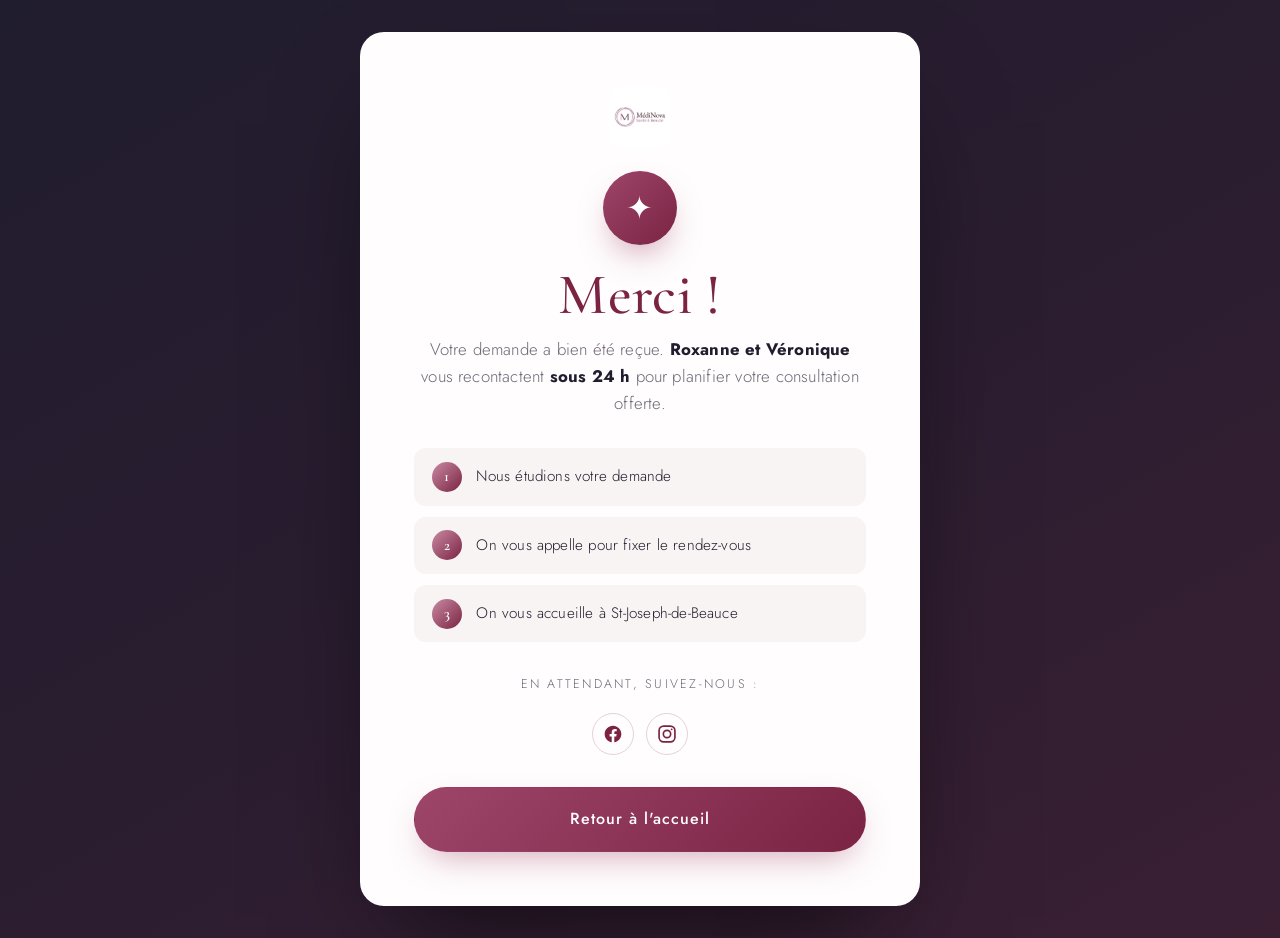
<file: merci.html>
<!DOCTYPE html>
<html lang="fr-CA">
<head>
<meta charset="UTF-8" />
<meta name="viewport" content="width=device-width, initial-scale=1.0" />
<meta name="robots" content="noindex, nofollow" />
<title>Merci — MédiNova Santé &amp; Beauté</title>
<link rel="preconnect" href="https://fonts.googleapis.com" />
<link rel="preconnect" href="https://fonts.gstatic.com" crossorigin />
<link href="https://fonts.googleapis.com/css2?family=Cormorant+Garamond:ital,wght@0,500;0,600;1,400&family=Jost:wght@300;400;500;600&display=swap" rel="stylesheet" />
<link rel="icon" href="assets/logo.jpg" />
<link rel="stylesheet" href="styles.css" />
</head>
<body class="thanks-page">

<div class="thanks">
  <div class="thanks__card">
    <img src="assets/logo.jpg" alt="MédiNova Santé & Beauté" class="thanks__logo" />
    <div class="thanks__check">✦</div>
    <h1>Merci&nbsp;!</h1>
    <p class="thanks__lead">Votre demande a bien été reçue. <strong>Roxanne et Véronique</strong> vous recontactent <strong>sous 24&nbsp;h</strong> pour planifier votre consultation offerte.</p>

    <div class="thanks__steps">
      <div class="thanks__step"><span>1</span>Nous étudions votre demande</div>
      <div class="thanks__step"><span>2</span>On vous appelle pour fixer le rendez-vous</div>
      <div class="thanks__step"><span>3</span>On vous accueille à St-Joseph-de-Beauce</div>
    </div>

    <p class="thanks__follow">En attendant, suivez-nous&nbsp;:</p>
    <div class="socials thanks__socials">
      <a class="social" href="https://www.facebook.com/profile.php?id=61583262114677" target="_blank" rel="noopener" aria-label="Facebook">
        <svg viewBox="0 0 24 24" width="20" height="20" fill="currentColor" aria-hidden="true"><path d="M22 12.06C22 6.5 17.52 2 12 2S2 6.5 2 12.06c0 5 3.66 9.15 8.44 9.94v-7.03H7.9v-2.9h2.54V9.85c0-2.51 1.49-3.9 3.78-3.9 1.09 0 2.24.2 2.24.2v2.46h-1.26c-1.24 0-1.63.77-1.63 1.56v1.87h2.78l-.45 2.9h-2.33V22C18.34 21.21 22 17.06 22 12.06z"/></svg>
      </a>
      <a class="social" href="https://www.instagram.com/medinovasantebeaute/" target="_blank" rel="noopener" aria-label="Instagram">
        <svg viewBox="0 0 24 24" width="20" height="20" fill="none" stroke="currentColor" stroke-width="2" aria-hidden="true"><rect x="2.5" y="2.5" width="19" height="19" rx="5.5"/><circle cx="12" cy="12" r="4.4"/><circle cx="17.6" cy="6.4" r="1.1" fill="currentColor" stroke="none"/></svg>
      </a>
    </div>

    <a href="index.html" class="btn btn--gold btn--lg">Retour à l'accueil</a>
  </div>
</div>

</body>
</html>
</file>
<file: styles.css>
/* ============ BASE / TOKENS ============ */
:root{
  /* Palette officielle — extraite du logo MédiNova (prune / mauve / bordeaux + bleu nuit) */
  --noir:#201d2e;        /* bleu nuit prune (texte « MédiNova ») */
  --noir-2:#2c2840;
  --creme:#f8f4f3;       /* blanc cassé doux */
  --creme-2:#efe6e9;
  --sable:#e6d2da;       /* mauve très clair (bordures) */
  --or:#9e466a;          /* mauve / prune (accent principal) */
  --or-clair:#c98aa3;    /* mauve clair */
  --or-fonce:#7a2342;    /* bordeaux lie-de-vin (texte accent) */
  --taupe:#8a6f7a;
  --texte:#201d2e;
  --texte-doux:#6f6675;
  --blanc:#fffdfd;
  --sombre:linear-gradient(150deg,#201d2e 0%,#2a1d30 50%,#3a1f33 100%);
  --radius:18px;
  --ombre:0 30px 80px -30px rgba(32,29,46,.35);
  --t:cubic-bezier(.22,.61,.36,1);
}
*{margin:0;padding:0;box-sizing:border-box}
html{scroll-behavior:smooth;scroll-padding-top:90px}
body{
  font-family:'Jost',sans-serif;
  background:var(--creme);
  color:var(--texte);
  line-height:1.65;
  font-weight:300;
  overflow-x:hidden;
  -webkit-font-smoothing:antialiased;
}
h1,h2,h3,h4{font-family:'Cormorant Garamond',serif;font-weight:500;line-height:1.08;letter-spacing:.3px}
h1{font-size:clamp(2.8rem,6.5vw,5.6rem)}
h2{font-size:clamp(2rem,4.5vw,3.6rem)}
h2 em,h1 em{font-style:italic;color:var(--or-fonce)}
img{max-width:100%;display:block}
[hidden]{display:none!important}
a{text-decoration:none;color:inherit}
section{position:relative}
.eyebrow{
  font-family:'Jost',sans-serif;text-transform:uppercase;letter-spacing:.32em;
  font-size:.72rem;font-weight:500;color:var(--or-fonce);margin-bottom:1.1rem;
}
.eyebrow--light{color:var(--or-clair)}

/* ============ BOUTONS ============ */
.btn{
  display:inline-flex;align-items:center;justify-content:center;gap:.5em;
  font-family:'Jost',sans-serif;font-weight:500;letter-spacing:.06em;
  padding:.95em 1.9em;border-radius:999px;cursor:pointer;border:1px solid transparent;
  transition:transform .4s var(--t),box-shadow .4s var(--t),background .4s,color .4s;
  font-size:.92rem;
}
.btn--lg{padding:1.15em 2.4em;font-size:1rem}
.btn--gold{
  background:linear-gradient(135deg,var(--or),var(--or-fonce));
  color:#fff;box-shadow:0 14px 34px -12px rgba(158,70,106,.5);
}
.btn--gold:hover{transform:translateY(-3px);box-shadow:0 22px 44px -12px rgba(158,70,106,.72)}
.btn--ghost{border-color:rgba(255,255,255,.5);color:#fff}
.btn--ghost:hover{background:rgba(255,255,255,.12);transform:translateY(-3px)}
.btn--login{background:transparent;border:1px solid var(--or);color:var(--or-fonce);padding:.7em 1.3em;font-size:.85rem}
.btn--login:hover{background:var(--or);color:#fff;transform:translateY(-2px)}
.nav__links-pro{display:none}
.btn--outline{border-color:var(--or);color:var(--or-fonce)}
.btn--outline:hover{background:var(--or);color:#fff;transform:translateY(-3px)}
.link-gold{color:var(--or-fonce);font-weight:500;letter-spacing:.04em;border-bottom:1px solid var(--or);padding-bottom:3px;transition:.3s}
.link-gold:hover{letter-spacing:.1em}

/* ============ TOPBAR ============ */
.topbar{
  background:var(--noir);color:var(--creme);text-align:center;
  font-size:.78rem;letter-spacing:.18em;text-transform:uppercase;padding:.55rem 1rem;
}
.topbar__msg{opacity:.9}

/* ============ NAV ============ */
.nav{position:sticky;top:0;z-index:50;transition:.4s var(--t);
  background:rgba(248,244,243,.0);backdrop-filter:blur(0)}
.nav.scrolled{background:rgba(248,244,243,.85);backdrop-filter:blur(14px);box-shadow:0 8px 30px -20px rgba(0,0,0,.4)}
.nav__inner{max-width:1280px;margin:0 auto;padding:1rem 2rem;display:flex;align-items:center;justify-content:space-between;gap:1.5rem}
.brand{display:flex;align-items:center;gap:.7rem}
.brand__logo{height:58px;width:auto;display:block;border-radius:12px;background:#fff;box-shadow:0 8px 22px -10px rgba(32,29,46,.35)}
.nav.scrolled .brand__logo{box-shadow:0 4px 14px -8px rgba(32,29,46,.3)}
.nav:not(.scrolled) .nav__links a{color:rgba(255,255,255,.92)}
.nav:not(.scrolled) .btn--login{border-color:rgba(255,255,255,.5);color:#fff}
.nav:not(.scrolled) .btn--login:hover{background:rgba(255,255,255,.16);color:#fff}
.nav__socials{margin:0;gap:.4rem}
.nav__socials .social{width:60px;height:60px}
.nav__socials .social svg{width:36px;height:36px}
.nav.scrolled .nav__socials .social{border-color:var(--sable);color:var(--or-fonce)}
.nav:not(.scrolled) .nav__socials .social{border-color:rgba(255,255,255,.45);color:#fff}
.nav__socials .social:hover{background:linear-gradient(135deg,var(--or),var(--or-fonce));border-color:transparent;color:#fff;transform:translateY(-2px)}
@media(max-width:680px){ .nav__socials{display:none} }

/* Boutons de la nav : cachés en haut, révélés au défilement */
.nav__socials,.nav__login,.nav__cta{transition:opacity .45s var(--t),transform .45s var(--t),visibility .45s}
.lock-ic{transition:opacity .45s var(--t)}
.nav:not(.scrolled) .lock-ic{opacity:0}
.nav:not(.scrolled) .nav__socials,
.nav:not(.scrolled) .nav__login,
.nav:not(.scrolled) .nav__cta{opacity:0;visibility:hidden;transform:translateY(-8px);pointer-events:none}
.brand__mark{
  width:42px;height:42px;border-radius:50%;display:grid;place-items:center;
  background:linear-gradient(135deg,var(--or-clair),var(--or-fonce));
  color:#fff;font-family:'Cormorant Garamond',serif;font-size:1.5rem;font-weight:600;
}
.brand__name{font-family:'Cormorant Garamond',serif;font-size:1.35rem;font-weight:600;letter-spacing:.12em;line-height:1;display:flex;flex-direction:column}
.brand__name small{font-family:'Jost',sans-serif;font-size:.52rem;letter-spacing:.42em;font-weight:400;color:var(--or-fonce);margin-top:3px}
.nav__links{display:flex;gap:2rem}
.nav__links a{font-size:.9rem;letter-spacing:.04em;position:relative;color:var(--texte)}
.nav__links a::after{content:"";position:absolute;left:0;bottom:-6px;width:0;height:1px;background:var(--or);transition:.35s var(--t)}
.nav__links a:hover::after{width:100%}
.burger{display:none;flex-direction:column;gap:5px;background:none;border:none;cursor:pointer}
.burger span{width:26px;height:2px;background:var(--texte);transition:.3s}

/* ============ HERO ============ */
.hero{min-height:100vh;display:flex;flex-direction:column;justify-content:center;align-items:center;text-align:center;padding:5rem 2rem 4rem;color:#fff;position:relative;overflow:hidden}
.hero__bg{position:absolute;inset:0;z-index:-2;
  background:
    linear-gradient(150deg,rgba(32,29,46,.84) 0%,rgba(32,29,46,.62) 45%,rgba(122,35,66,.58) 100%),
    url("assets/hero.jpg") center/cover no-repeat;
}
.hero__bg::after{content:"";position:absolute;inset:0;
  background-image:url("data:image/svg+xml,%3Csvg xmlns='http://www.w3.org/2000/svg' width='60' height='60'%3E%3Cpath d='M0 0h60v60H0z' fill='none'/%3E%3Cpath d='M30 0v60M0 30h60' stroke='%23ffffff' stroke-opacity='.025'/%3E%3C/svg%3E");
}
.hero__content{max-width:880px;position:relative;z-index:1}
.hero h1{margin-bottom:1.6rem;text-shadow:0 2px 30px rgba(0,0,0,.3)}
.hero__sub{font-size:clamp(1rem,1.6vw,1.22rem);max-width:620px;margin:0 auto 2.4rem;color:rgba(255,255,255,.82);font-weight:300}
.hero__actions{display:flex;gap:1rem;justify-content:center;flex-wrap:wrap;margin-bottom:3.5rem}
.hero__trust{display:flex;gap:3rem;justify-content:center;flex-wrap:wrap}
.hero__trust div{display:flex;flex-direction:column}
.hero__trust strong{font-family:'Cormorant Garamond',serif;font-size:2.2rem;color:var(--or-clair);font-weight:600}
.hero__trust span{font-size:.78rem;letter-spacing:.14em;text-transform:uppercase;color:rgba(255,255,255,.65)}
.hero__scroll{position:absolute;bottom:1.8rem;left:50%;transform:translateX(-50%);font-size:.7rem;letter-spacing:.3em;text-transform:uppercase;color:rgba(255,255,255,.6)}
.hero__scroll::before{content:"";display:block;width:1px;height:42px;background:linear-gradient(rgba(255,255,255,.6),transparent);margin:0 auto .7rem;animation:scrollPulse 2s infinite}
@keyframes scrollPulse{0%,100%{opacity:.3;transform:scaleY(.7)}50%{opacity:1;transform:scaleY(1)}}

/* ============ LOGOS DEFILANTS ============ */
.logos{background:linear-gradient(90deg,var(--or-fonce),var(--or) 50%,var(--or-fonce));color:#fff;padding:1rem 0;overflow:hidden;border-top:1px solid rgba(255,255,255,.14);border-bottom:1px solid rgba(255,255,255,.14)}
.logos__track{display:flex;align-items:center;width:max-content;animation:scrollX 34s linear infinite;will-change:transform}
.logos__group{display:flex;align-items:center;gap:2.2rem;padding-right:2.2rem}
.logos:hover .logos__track{animation-play-state:paused}
.logos__item{font-family:'Cormorant Garamond',serif;font-size:1.5rem;font-style:italic;letter-spacing:.02em;white-space:nowrap;color:#fff}
.logos__dot{color:rgba(255,255,255,.6);font-size:.8rem}
.logos__logo{height:38px;border-radius:9px;background:#fff;padding:4px 8px;box-shadow:0 5px 14px rgba(0,0,0,.22);flex:none}
.logos__brand{font-family:'Cormorant Garamond',serif;font-weight:600;font-size:2.1rem;color:#fff;letter-spacing:.16em;white-space:nowrap;display:flex;align-items:center}
@keyframes scrollX{from{transform:translateX(-50%)}to{transform:translateX(0)}}

/* ============ CONTENEUR SECTIONS ============ */
.promise,.services,.expertise,.results,.testi,.steps,.pricing,.faq{padding:clamp(4.5rem,9vw,8rem) 2rem;max-width:1280px;margin:0 auto}
.section-head{text-align:center;max-width:680px;margin:0 auto 3.6rem}
.section-head__sub{color:var(--texte-doux);margin-top:1rem;font-size:1.05rem}

/* ============ PROMESSE ============ */
.promise__grid{display:grid;grid-template-columns:1.05fr .95fr;gap:clamp(2.5rem,5vw,5rem);align-items:center}
.promise__text h2{margin-bottom:1.4rem}
.promise__text>p{color:var(--texte-doux);margin-bottom:1.8rem;font-size:1.06rem}
.checklist{list-style:none;margin-bottom:2rem;display:grid;gap:.85rem}
.checklist li{position:relative;padding-left:2rem;color:var(--texte)}
.checklist li::before{content:"✦";position:absolute;left:0;color:var(--or);font-size:.9rem;top:2px}
.promise__cards{display:grid;grid-template-columns:1fr 1fr;gap:1.2rem}
.mini-card{background:var(--blanc);border:1px solid var(--sable);border-radius:var(--radius);padding:1.8rem 1.5rem;transition:.4s var(--t)}
.mini-card:hover{transform:translateY(-6px);box-shadow:var(--ombre);border-color:var(--or-clair)}
.mini-card__num{font-family:'Cormorant Garamond',serif;font-size:2rem;color:var(--or);font-weight:600}
.mini-card h3{font-size:1.5rem;margin:.4rem 0 .5rem}
.mini-card p{font-size:.92rem;color:var(--texte-doux)}

/* ============ SERVICES ============ */
.services__grid{display:grid;grid-template-columns:repeat(3,1fr);gap:1.4rem}
.service{background:var(--blanc);border:1px solid var(--sable);border-radius:var(--radius);transition:.45s var(--t);position:relative;overflow:hidden;display:flex;flex-direction:column}
.service__img{height:210px;background-size:cover;background-position:center;transition:.7s var(--t)}
.service:hover .service__img{transform:scale(1.07)}
.service__body{padding:1.9rem 1.8rem 2.1rem;display:flex;flex-direction:column;flex:1}
.service:hover{transform:translateY(-8px);box-shadow:var(--ombre);border-color:var(--or-clair)}
.service h3{font-size:1.7rem;margin-bottom:.7rem}
.service p{color:var(--texte-doux);font-size:.97rem;margin-bottom:1.4rem;flex:1}
.service__from{font-size:.82rem;letter-spacing:.12em;text-transform:uppercase;color:var(--or-fonce);font-weight:600}
.service__cta{margin-top:1rem;align-self:flex-start;font-size:.85rem;font-weight:500;letter-spacing:.04em;color:var(--or-fonce);border-bottom:1px solid transparent;padding-bottom:2px;transition:.3s var(--t)}
.service:hover .service__cta{border-color:var(--or)}
.service__cta:hover{letter-spacing:.08em}

/* ============ EXPERTISE ============ */
.expertise{max-width:none;background:var(--sombre);color:var(--creme)}
.expertise__inner{max-width:1280px;margin:0 auto;display:grid;grid-template-columns:1fr 1.05fr;gap:clamp(2.5rem,5vw,5rem);align-items:center}
.expertise__video{position:relative;width:100%;max-width:400px;margin:0 auto;aspect-ratio:9/16;border-radius:var(--radius);overflow:hidden;box-shadow:var(--ombre);border:1px solid rgba(158,70,106,.22);background:#201d2e}
.expertise__video iframe{position:absolute;inset:0;width:100%;height:100%;border:0}
.expertise__media{aspect-ratio:4/5;border-radius:var(--radius);
  background:url("assets/equipe.jpg") center/cover no-repeat;
  position:relative;overflow:hidden;border:1px solid rgba(158,70,106,.22);box-shadow:var(--ombre)}
.expertise__media::after{content:"";position:absolute;inset:0;background:linear-gradient(180deg,transparent 55%,rgba(32,29,46,.4))}
.expertise__text h2{margin-bottom:1.3rem}
.expertise__text>p{color:rgba(248,244,243,.7);margin-bottom:2.2rem;font-size:1.06rem}
.features{display:grid;grid-template-columns:1fr 1fr;gap:1.8rem}
.feature strong{font-family:'Cormorant Garamond',serif;font-size:1.4rem;color:var(--or-clair);display:block;margin-bottom:.3rem;font-weight:600}
.feature p{font-size:.92rem;color:rgba(248,244,243,.6)}

/* ============ RESULTATS / AVANT-APRES ============ */
.ba{position:relative;max-width:620px;margin:0 auto;aspect-ratio:5/4;border-radius:var(--radius);overflow:hidden;box-shadow:var(--ombre);cursor:ew-resize;user-select:none;border:1px solid var(--sable)}
.ba__img{position:absolute;inset:0;width:100%;height:100%;object-fit:cover;pointer-events:none}
.ba__before{position:absolute;inset:0;clip-path:inset(0 50% 0 0)}
.ba-real{max-width:880px;margin:0 auto;border-radius:var(--radius);overflow:hidden;box-shadow:var(--ombre);border:1px solid var(--sable)}
.ba-real img{width:100%;display:block}
.ba__handle{position:absolute;top:0;bottom:0;left:50%;width:3px;background:#fff;transform:translateX(-50%);box-shadow:0 0 20px rgba(0,0,0,.3)}
.ba__handle span{position:absolute;top:50%;left:50%;transform:translate(-50%,-50%);width:46px;height:46px;border-radius:50%;background:#fff;color:var(--or-fonce);display:grid;place-items:center;font-size:1.1rem;letter-spacing:-2px;box-shadow:0 6px 18px rgba(0,0,0,.25)}
.ba__tag{position:absolute;top:1rem;padding:.35rem .9rem;border-radius:999px;font-size:.72rem;letter-spacing:.14em;text-transform:uppercase;backdrop-filter:blur(6px)}
.ba__tag--before{left:1rem;background:rgba(0,0,0,.4);color:#fff}
.ba__tag--after{right:1rem;background:rgba(158,70,106,.92);color:#fff}
.results__stats{display:grid;grid-template-columns:repeat(4,1fr);gap:1.5rem;margin-top:4rem;text-align:center}
.results__stats strong{font-family:'Cormorant Garamond',serif;font-size:clamp(2.4rem,5vw,3.4rem);color:var(--or-fonce);font-weight:600;display:block}
.results__stats span{font-size:.82rem;letter-spacing:.1em;text-transform:uppercase;color:var(--texte-doux)}

/* ============ TEMOIGNAGES ============ */
.testi{background:var(--creme-2);max-width:none}
.testi .section-head,.testi__grid{max-width:1280px;margin-left:auto;margin-right:auto}
.testi__grid{display:grid;grid-template-columns:repeat(3,1fr);gap:1.4rem}
.quote{background:var(--blanc);border-radius:var(--radius);padding:2.2rem;border:1px solid var(--sable);transition:.4s var(--t)}
.quote:hover{transform:translateY(-6px);box-shadow:var(--ombre)}
.stars{color:var(--or);letter-spacing:3px;margin-bottom:1rem}
.quote blockquote{font-family:'Cormorant Garamond',serif;font-size:1.32rem;font-style:italic;line-height:1.4;margin-bottom:1.4rem;color:var(--texte)}
.quote figcaption strong{display:block;font-family:'Jost',sans-serif;font-size:.95rem;letter-spacing:.04em}
.quote figcaption span{font-size:.82rem;color:var(--or-fonce);letter-spacing:.06em}

/* ============ STEPS ============ */
.steps__line{display:grid;grid-template-columns:repeat(4,1fr);gap:1.5rem;position:relative}
.steps__line::before{content:"";position:absolute;top:28px;left:12%;right:12%;height:1px;background:linear-gradient(90deg,transparent,var(--or),transparent)}
.step{text-align:center;position:relative}
.step span{width:56px;height:56px;border-radius:50%;display:grid;place-items:center;margin:0 auto 1.2rem;background:var(--creme);border:1px solid var(--or);color:var(--or-fonce);font-family:'Cormorant Garamond',serif;font-size:1.6rem;font-weight:600;position:relative;z-index:1;cursor:default;transition:transform .45s var(--t),background .45s,color .45s,border-color .45s,box-shadow .45s}
.step span::after{content:"";position:absolute;inset:-4px;border-radius:50%;border:1px solid var(--or);opacity:0;pointer-events:none}
.step:hover span{background:linear-gradient(135deg,var(--or),var(--or-fonce));color:#fff;border-color:transparent;transform:translateY(-6px) scale(1.12);box-shadow:0 16px 32px -10px rgba(158,70,106,.6)}
.step:hover span::after{opacity:1;animation:stepPulse 1.5s ease-out infinite}
@keyframes stepPulse{0%{transform:scale(1);opacity:.6}100%{transform:scale(1.45);opacity:0}}
.step h3{font-size:1.45rem;margin-bottom:.4rem}
.step p{font-size:.92rem;color:var(--texte-doux)}

/* ============ TARIFS ============ */
.pricing__grid{display:grid;grid-template-columns:repeat(3,1fr);gap:1.6rem;align-items:stretch}
.plan{background:var(--blanc);border:1px solid var(--sable);border-radius:var(--radius);padding:2.6rem 2rem;display:flex;flex-direction:column;transition:.4s var(--t);position:relative}
.plan:hover{transform:translateY(-6px);box-shadow:var(--ombre)}
.plan--featured{background:var(--noir);color:var(--creme);border-color:var(--or);transform:scale(1.04)}
.plan--featured:hover{transform:scale(1.04) translateY(-6px)}
.plan__badge{position:absolute;top:-14px;left:50%;transform:translateX(-50%);background:linear-gradient(135deg,var(--or),var(--or-fonce));color:#fff;font-size:.72rem;letter-spacing:.14em;text-transform:uppercase;padding:.4rem 1.2rem;border-radius:999px;font-weight:500;white-space:nowrap}
.plan h3{font-size:1.9rem;margin-bottom:.4rem}
.plan__price{font-family:'Cormorant Garamond',serif;font-size:2.6rem;color:var(--or-fonce);font-weight:600;line-height:1}
.plan--featured .plan__price{color:var(--or-clair)}
.plan__desc{color:var(--texte-doux);font-size:.92rem;margin-bottom:1.6rem}
.plan--featured .plan__desc{color:rgba(248,244,243,.6)}
.plan ul{list-style:none;display:grid;gap:.8rem;margin-bottom:2rem;flex:1}
.plan li{position:relative;padding-left:1.7rem;font-size:.95rem}
.plan li::before{content:"✓";position:absolute;left:0;color:var(--or);font-weight:600}
.plan .btn{width:100%}

/* ============ FAQ ============ */
.faq{max-width:840px}
.faq__list{display:grid;gap:1rem}
.faq details{background:var(--blanc);border:1px solid var(--sable);border-radius:14px;padding:0 1.6rem;transition:.3s}
.faq details[open]{border-color:var(--or-clair);box-shadow:var(--ombre)}
.faq summary{cursor:pointer;list-style:none;padding:1.3rem 0;font-family:'Cormorant Garamond',serif;font-size:1.35rem;font-weight:500;display:flex;justify-content:space-between;align-items:center;gap:1rem}
.faq summary::-webkit-details-marker{display:none}
.faq summary::after{content:"+";color:var(--or-fonce);font-size:1.6rem;transition:.3s;font-family:'Jost',sans-serif}
.faq details[open] summary::after{transform:rotate(45deg)}
.faq details p{color:var(--texte-doux);padding-bottom:1.1rem;margin-top:-.3rem}
.faq-photo{margin:0 0 1.4rem;max-width:340px;border-radius:14px;overflow:hidden;border:1px solid var(--sable);box-shadow:var(--ombre)}
.faq-photo img{width:100%;display:block}
.faq-photo figcaption{padding:.65rem 1rem;font-size:.78rem;letter-spacing:.12em;text-transform:uppercase;color:var(--or-fonce);background:var(--blanc);font-weight:500}
.faq details[open] .faq-photo{animation:fadeUp .55s var(--t)}

/* ============ CTA ============ */
.cta{background:linear-gradient(160deg,#201d2e 0%,#3a1f33 50%,#7a2342 120%);color:#fff;padding:clamp(4.5rem,9vw,7rem) 2rem;text-align:center;overflow:hidden}
.cta__inner{max-width:720px;margin:0 auto;position:relative}
.cta h2{margin-bottom:1rem}
.cta__sub{color:rgba(255,255,255,.78);margin-bottom:2.6rem;font-size:1.08rem}
.cta__form{display:grid;grid-template-columns:1fr 1fr;gap:1rem;text-align:left}
.field--full{grid-column:1/-1}
.cta__form input,.cta__form select{
  width:100%;padding:1.05rem 1.2rem;border-radius:12px;border:1px solid rgba(255,255,255,.18);
  background:rgba(255,255,255,.06);color:#fff;font-family:'Jost',sans-serif;font-size:1rem;font-weight:300;transition:.3s}
.cta__form input::placeholder{color:rgba(255,255,255,.5)}
.cta__form input:focus,.cta__form select:focus{outline:none;border-color:var(--or);background:rgba(255,255,255,.1)}
.cta__form select{appearance:none;cursor:pointer}
.cta__form select option{background:var(--noir-2);color:#fff}
.cta__form .btn{margin-top:.4rem}
.cta__legal{grid-column:1/-1;text-align:center;font-size:.82rem;color:rgba(255,255,255,.55);margin-top:.3rem}
.cta__success{display:none;margin-top:1.6rem;padding:1.1rem;border:1px solid var(--or);border-radius:12px;color:var(--or-clair);background:rgba(201,138,163,.14)}
.cta__success.show{display:block;animation:fadeUp .6s var(--t)}
.cta__follow{display:flex;flex-direction:column;align-items:center;gap:.8rem;margin-top:2.6rem}
.cta__follow>span{font-size:.74rem;letter-spacing:.2em;text-transform:uppercase;color:rgba(255,255,255,.6)}
.cta__follow .socials{margin:0}
.cta__follow .social{border-color:rgba(255,255,255,.3);color:#fff}
.cta__infos{display:flex;justify-content:center;gap:2.5rem;flex-wrap:wrap;margin-top:2.6rem;padding-top:2rem;border-top:1px solid rgba(255,255,255,.14)}
.cta__infos>*{display:flex;flex-direction:column;gap:.25rem;font-size:.9rem;color:rgba(255,255,255,.82);text-align:center}
.cta__infos strong{font-family:'Jost',sans-serif;font-size:.72rem;letter-spacing:.14em;text-transform:uppercase;color:var(--or-clair);font-weight:500}
.cta__infos a:hover{color:#fff}

/* ============ FOOTER ============ */
.footer{background:var(--noir);color:var(--creme-2);padding:4.5rem 2rem 2rem}
.footer__grid{max-width:1280px;margin:0 auto;display:grid;grid-template-columns:1.6fr 1fr 1fr 1.2fr;gap:2.5rem}
.brand--footer .brand__name{color:var(--creme)}
.footer__about{margin-top:1.2rem;font-size:.92rem;color:rgba(248,244,243,.55);max-width:300px}
.footer h4{font-family:'Jost',sans-serif;font-size:.82rem;letter-spacing:.18em;text-transform:uppercase;color:var(--or-clair);margin-bottom:1.2rem;font-weight:500}
.footer__grid a{display:block;font-size:.92rem;color:rgba(248,244,243,.65);margin-bottom:.65rem;transition:.3s}
.footer__grid a:hover{color:var(--or-clair);padding-left:4px}
.footer__hours{font-size:.85rem;color:rgba(248,244,243,.45);margin-top:.6rem}
.socials{display:flex;gap:.7rem;margin-top:1.1rem}
.socials .social{display:grid;place-items:center;width:42px;height:42px;border-radius:50%;margin:0;padding:0;border:1px solid rgba(248,244,243,.25);color:var(--creme-2);transition:.3s}
.socials .social:hover{background:linear-gradient(135deg,var(--or),var(--or-fonce));border-color:transparent;color:#fff;transform:translateY(-3px);padding:0}
.footer__bottom{max-width:1280px;margin:3rem auto 0;padding-top:1.6rem;border-top:1px solid rgba(255,255,255,.08);display:flex;justify-content:space-between;flex-wrap:wrap;gap:1rem;font-size:.8rem;color:rgba(248,244,243,.4)}

/* ============ FLOAT CTA MOBILE ============ */
.float-cta{position:fixed;bottom:1.2rem;left:50%;transform:translateX(-50%) translateY(120%);z-index:60;
  background:linear-gradient(135deg,var(--or),var(--or-fonce));color:#fff;font-weight:500;
  padding:.9rem 1.8rem;border-radius:999px;box-shadow:0 14px 34px -10px rgba(158,70,106,.6);
  font-size:.92rem;letter-spacing:.04em;transition:transform .5s var(--t)}
.float-cta.show{transform:translateX(-50%) translateY(0)}

/* ============ REVEAL ANIM ============ */
.reveal{opacity:0;transform:translateY(34px);transition:opacity .9s var(--t),transform .9s var(--t)}
.reveal.in{opacity:1;transform:none}
@keyframes fadeUp{from{opacity:0;transform:translateY(20px)}to{opacity:1;transform:none}}

/* ============ RESPONSIVE ============ */
@media(max-width:980px){
  .promise__grid,.expertise__inner{grid-template-columns:1fr}
  .services__grid,.testi__grid,.pricing__grid{grid-template-columns:1fr 1fr}
  .features{grid-template-columns:1fr 1fr}
  .results__stats{grid-template-columns:1fr 1fr;gap:2.5rem}
  .steps__line{grid-template-columns:1fr 1fr;gap:2.5rem}
  .steps__line::before{display:none}
  .plan--featured{transform:none}
  .plan--featured:hover{transform:translateY(-6px)}
  .footer__grid{grid-template-columns:1fr 1fr}
}
@media(max-width:680px){
  .nav__links{position:fixed;inset:0 0 0 auto;width:74%;max-width:320px;background:var(--noir);
    flex-direction:column;justify-content:center;gap:1.8rem;padding:3rem;transform:translateX(100%);transition:.45s var(--t);z-index:55}
  .nav__links.open{transform:none}
  .nav__links a{color:var(--creme);font-size:1.2rem}
  .nav:not(.scrolled) .nav__links a{color:var(--creme)}
  .nav__cta{display:none}
  .nav__login{display:none}
  .nav__links-pro{display:block}
  .burger{display:flex}
  .hero__trust{gap:1.8rem}
  .services__grid,.testi__grid,.pricing__grid,.promise__cards,.features,.results__stats,.steps__line,.footer__grid{grid-template-columns:1fr}
  .cta__form{grid-template-columns:1fr}
  .float-cta{display:block}
  .footer__bottom{flex-direction:column}
}

/* ============ TRANSITIONS DOUCES ENTRE SECTIONS ============ */
.js section:not(.hero):not(.logos){
  opacity:0;transform:translateY(38px) scale(.99);
  transition:opacity 1.05s var(--t),transform 1.05s var(--t);
}
.js section.in-view:not(.hero):not(.logos){opacity:1;transform:none}

/* Accessibilité : respecter « réduire les animations » */
@media (prefers-reduced-motion: reduce){
  *{animation-duration:.001ms!important;animation-iteration-count:1!important;transition-duration:.001ms!important;scroll-behavior:auto!important}
  .js section:not(.hero):not(.logos),.reveal{opacity:1!important;transform:none!important;filter:none!important}
  /* Exception : la barre de confiance continue de défiler (mouvement lent, non gênant) */
  .logos__track{animation:scrollX 34s linear infinite!important}
}

/* ============ FORMULAIRE : LABELS & CONSENTEMENT ============ */
.cta__form label{display:block;font-size:.74rem;letter-spacing:.1em;text-transform:uppercase;margin-bottom:.45rem;color:rgba(255,255,255,.82)}
.cta__form .field>label span{color:var(--or-clair)}
.cta__form a{color:var(--or-clair);text-decoration:underline}
.consent{display:flex;align-items:flex-start;gap:.65rem}
.consent input{width:18px;height:18px;margin-top:2px;accent-color:var(--or);flex:none;cursor:pointer}
.consent label{margin:0;text-transform:none;letter-spacing:0;font-size:.86rem;line-height:1.55;color:rgba(255,255,255,.82)}
.cta__legal a{color:var(--or-clair);text-decoration:underline}

/* ============ CONSENTEMENT VIDÉO (Loi 25) ============ */
.video-consent{position:absolute;inset:0;z-index:2;display:flex;flex-direction:column;align-items:center;justify-content:center;gap:1rem;text-align:center;padding:2rem;background:linear-gradient(160deg,#2c2840,#201d2e)}
.video-consent p{font-family:'Cormorant Garamond',serif;font-size:1.7rem;color:#fff;margin:0}
.video-consent__note{font-family:'Jost',sans-serif!important;font-size:.82rem!important;color:rgba(255,255,255,.62)!important;max-width:250px;line-height:1.5}

/* ============ MODALE (Politique de confidentialité) ============ */
.modal{position:fixed;inset:0;z-index:200;display:none}
.modal.open{display:block}
.modal__overlay{position:absolute;inset:0;background:rgba(20,17,28,.62);backdrop-filter:blur(4px)}
.modal__box{position:relative;max-width:640px;margin:6vh auto;max-height:86vh;overflow-y:auto;background:var(--blanc);border-radius:var(--radius);padding:2.6rem 2.4rem;box-shadow:var(--ombre);animation:fadeUp .4s var(--t)}
.modal__close{position:absolute;top:.8rem;right:1.1rem;background:none;border:none;font-size:2rem;line-height:1;color:var(--texte-doux);cursor:pointer}
.modal__close:hover{color:var(--or-fonce)}
.modal__box h2{font-size:2.1rem;color:var(--or-fonce);margin-bottom:.25rem}
.modal__date{font-size:.82rem;color:var(--texte-doux);margin-bottom:1.6rem}
.modal__box h3{font-size:1.3rem;margin:1.4rem 0 .3rem;color:var(--texte)}
.modal__box p{font-size:.95rem;color:var(--texte);margin-bottom:.5rem;font-weight:300}
.modal__box a{color:var(--or-fonce);text-decoration:underline}
body.modal-open{overflow:hidden}

/* ============ PAGE DE REMERCIEMENT ============ */
.thanks-page{background:var(--sombre);min-height:100vh;display:grid;place-items:center;padding:2rem}
.thanks{width:100%;max-width:560px}
.thanks__card{background:var(--blanc);border-radius:24px;padding:clamp(2.2rem,5vw,3.4rem);text-align:center;box-shadow:0 50px 110px -40px rgba(0,0,0,.7);animation:fadeUp .6s var(--t)}
.thanks__logo{height:62px;width:auto;margin:0 auto 1.4rem;border-radius:12px}
.thanks__check{width:74px;height:74px;border-radius:50%;display:grid;place-items:center;margin:0 auto 1.2rem;font-size:2rem;color:#fff;background:linear-gradient(135deg,var(--or),var(--or-fonce));box-shadow:0 16px 34px -12px rgba(158,70,106,.6);animation:pop .6s var(--t) .15s both}
@keyframes pop{0%{transform:scale(.6);opacity:0}60%{transform:scale(1.12)}100%{transform:scale(1);opacity:1}}
.thanks__card h1{font-size:clamp(2.6rem,7vw,3.6rem);color:var(--or-fonce);margin-bottom:.6rem}
.thanks__lead{color:var(--texte-doux);font-size:1.05rem;margin-bottom:2rem;line-height:1.6}
.thanks__lead strong{color:var(--texte)}
.thanks__steps{display:grid;gap:.7rem;text-align:left;margin-bottom:2rem}
.thanks__step{display:flex;align-items:center;gap:.9rem;background:var(--creme);border-radius:12px;padding:.85rem 1.1rem;font-size:.95rem}
.thanks__step span{flex:none;width:30px;height:30px;border-radius:50%;background:linear-gradient(135deg,var(--or-clair),var(--or-fonce));color:#fff;display:grid;place-items:center;font-family:'Cormorant Garamond',serif;font-weight:600}
.thanks__follow{font-size:.78rem;letter-spacing:.18em;text-transform:uppercase;color:var(--texte-doux);margin-bottom:.9rem}
.thanks__socials{justify-content:center;margin-bottom:2rem}
.thanks__socials .social{border-color:var(--sable);color:var(--or-fonce)}
.thanks__socials .social:hover{background:linear-gradient(135deg,var(--or),var(--or-fonce));color:#fff;border-color:transparent}
.thanks .btn{width:100%}

/* ============ DIAGNOSTIC (bandeau) ============ */
.diag-band{background:var(--sombre);color:#fff;text-align:center;padding:clamp(3.5rem,7vw,5.5rem) 2rem;position:relative;overflow:hidden}
.diag-band::after{content:"✦";position:absolute;font-size:18rem;right:-3rem;top:50%;transform:translateY(-50%);color:rgba(201,138,163,.07);pointer-events:none}
.diag-band__inner{max-width:640px;margin:0 auto;position:relative;z-index:1}
.diag-band h2{margin-bottom:.8rem}
.diag-band__sub{color:rgba(255,255,255,.78);font-size:1.05rem;margin-bottom:2rem}

/* ============ QUIZ (modale) ============ */
.quiz{position:fixed;inset:0;z-index:210;display:grid;place-items:center;padding:1.5rem}
.quiz__overlay{position:absolute;inset:0;background:rgba(20,17,28,.66);backdrop-filter:blur(5px)}
.quiz__box{position:relative;width:100%;max-width:540px;background:var(--blanc);border-radius:24px;padding:2.6rem 2.4rem;box-shadow:0 50px 110px -40px rgba(0,0,0,.7);animation:fadeUp .4s var(--t)}
.quiz__close{position:absolute;top:1rem;right:1.3rem;background:none;border:none;font-size:2rem;line-height:1;color:var(--texte-doux);cursor:pointer}
.quiz__close:hover{color:var(--or-fonce)}
.quiz__progress{display:flex;gap:.5rem;justify-content:center;margin-bottom:1.8rem}
.quiz__progress span{width:34px;height:5px;border-radius:999px;background:var(--sable);transition:.4s var(--t)}
.quiz__progress span.active{background:var(--or)}
.quiz__progress span.done{background:var(--or-fonce)}
.quiz__step{text-align:center;font-size:.74rem;letter-spacing:.18em;text-transform:uppercase;color:var(--or-fonce);margin-bottom:.7rem}
.quiz__q{text-align:center;font-size:1.9rem;margin-bottom:1.6rem;color:var(--texte)}
.quiz__opts{display:grid;gap:.7rem}
.quiz__opt{font-family:'Jost',sans-serif;font-size:1rem;text-align:left;padding:1rem 1.3rem;border:1px solid var(--sable);border-radius:14px;background:var(--creme);cursor:pointer;transition:.25s var(--t);color:var(--texte)}
.quiz__opt:hover{border-color:var(--or);background:#fff;transform:translateX(4px);box-shadow:var(--ombre)}
.quiz__result{text-align:center;animation:fadeUp .4s var(--t)}
.quiz__rimg{width:100%;height:180px;border-radius:16px;background-size:cover;background-position:center;margin-bottom:1.2rem;border:1px solid var(--sable)}
.quiz__rname{font-size:2.1rem;color:var(--or-fonce)}
.quiz__rprice{font-size:.82rem;letter-spacing:.12em;text-transform:uppercase;color:var(--or);margin:.2rem 0 1rem;font-weight:500}
.quiz__rdesc{color:var(--texte-doux);font-size:.97rem;margin-bottom:1.6rem;line-height:1.6}
.quiz__result .btn{width:100%}
.quiz__again{margin-top:1rem;background:none;border:none;color:var(--texte-doux);font-family:'Jost',sans-serif;font-size:.88rem;cursor:pointer;transition:.25s}
.quiz__again:hover{color:var(--or-fonce)}

/* ============ GALERIE ============ */
.gallery{max-width:1280px;margin:0 auto;padding:clamp(4.5rem,9vw,8rem) 2rem}
.gallery__grid{display:grid;grid-template-columns:repeat(4,1fr);grid-auto-rows:210px;gap:1rem;grid-auto-flow:dense}
.gal-item{position:relative;border-radius:var(--radius);background-size:cover;background-position:center;overflow:hidden;cursor:pointer;display:block;border:1px solid var(--sable);transition:transform .5s var(--t),box-shadow .5s var(--t)}
.gal-item::after{content:"";position:absolute;inset:0;background:linear-gradient(180deg,transparent 55%,rgba(32,29,46,.65));opacity:.7;transition:.4s}
.gal-item::before{content:"⤢";position:absolute;top:50%;left:50%;transform:translate(-50%,-50%) scale(.6);z-index:2;color:#fff;font-size:1.6rem;opacity:0;transition:.4s}
.gal-item:hover{transform:translateY(-4px);box-shadow:var(--ombre)}
.gal-item:hover::before{opacity:1;transform:translate(-50%,-50%) scale(1)}
.gal-item--tall{grid-row:span 2}
.gal-item--wide{grid-column:span 2}
.gal-cap{position:absolute;bottom:1rem;left:1.1rem;z-index:2;color:#fff;font-family:'Cormorant Garamond',serif;font-size:1.3rem;letter-spacing:.02em;text-shadow:0 2px 12px rgba(0,0,0,.4)}
@media(max-width:780px){
  .gallery__grid{grid-template-columns:1fr 1fr;grid-auto-rows:170px}
  .gal-item--wide{grid-column:span 2}
  .gal-item--tall{grid-row:span 2}
}

/* ============ LIGHTBOX ============ */
.lightbox{position:fixed;inset:0;z-index:210;display:grid;place-items:center;padding:2rem;background:rgba(20,17,28,.82);backdrop-filter:blur(6px);animation:fadeUp .3s var(--t)}
.lightbox img{max-width:92vw;max-height:88vh;border-radius:12px;box-shadow:0 40px 90px -20px rgba(0,0,0,.7)}
.lightbox__close{position:absolute;top:1.2rem;right:1.5rem;background:rgba(255,255,255,.14);border:none;color:#fff;width:44px;height:44px;border-radius:50%;font-size:1.6rem;cursor:pointer;line-height:1}
.lightbox__close:hover{background:var(--or-fonce)}

/* ============ ENGAGEMENTS ============ */
.pledges{max-width:1280px;margin:0 auto;padding:0 2rem clamp(2.5rem,6vw,5rem)}
.pledges__grid{display:grid;grid-template-columns:repeat(4,1fr);gap:1.4rem;border-top:1px solid var(--sable);padding-top:clamp(2.8rem,6vw,4.5rem)}
.pledge{text-align:center;padding:0 .5rem}
.pledge__ic{display:inline-grid;place-items:center;width:56px;height:56px;border-radius:50%;background:var(--creme-2);color:var(--or-fonce);font-size:1.35rem;margin-bottom:1rem;transition:.4s var(--t)}
.pledge:hover .pledge__ic{background:linear-gradient(135deg,var(--or),var(--or-fonce));color:#fff;transform:translateY(-4px)}
.pledge h3{font-size:1.45rem;margin-bottom:.4rem}
.pledge p{font-size:.92rem;color:var(--texte-doux)}
@media(max-width:880px){.pledges__grid{grid-template-columns:1fr 1fr;gap:2.2rem}}
@media(max-width:480px){.pledges__grid{grid-template-columns:1fr}}

/* ============ RETOUR EN HAUT ============ */
.to-top{position:fixed;bottom:1.5rem;left:1.5rem;z-index:80;width:48px;height:48px;border-radius:50%;
  border:1px solid var(--sable);background:var(--blanc);color:var(--or-fonce);font-size:1.25rem;cursor:pointer;
  box-shadow:var(--ombre);opacity:0;visibility:hidden;transform:translateY(12px);transition:.4s var(--t)}
.to-top.show{opacity:1;visibility:visible;transform:none}
.to-top:hover{background:linear-gradient(135deg,var(--or),var(--or-fonce));color:#fff;border-color:transparent;transform:translateY(-3px)}
@media(max-width:680px){.to-top{bottom:1rem;left:1rem;width:44px;height:44px}}

/* ============ ACCESSIBILITÉ : FOCUS CLAVIER ============ */
:focus-visible{outline:2px solid var(--or);outline-offset:3px;border-radius:4px}
.btn:focus-visible,.btn--gold:focus-visible{outline-offset:4px}

/* ============ CLAVARDAGE IA ============ */
.chat{position:fixed;bottom:1.4rem;right:1.4rem;z-index:90}
.chat__toggle{position:relative;width:62px;height:62px;border-radius:50%;border:none;cursor:pointer;font-size:1.5rem;
  background:linear-gradient(135deg,var(--or),var(--or-fonce));color:#fff;box-shadow:0 16px 36px -12px rgba(122,35,66,.7);transition:transform .35s var(--t)}
.chat__toggle:hover{transform:scale(1.07)}
.chat__toggle-pulse{position:absolute;inset:0;border-radius:50%;border:2px solid var(--or);animation:chatPulse 2.4s infinite}
@keyframes chatPulse{0%{transform:scale(1);opacity:.7}100%{transform:scale(1.6);opacity:0}}
.chat.open .chat__toggle{transform:scale(.9);opacity:.95}
.chat.open .chat__toggle-pulse{display:none}

.chat__panel{position:absolute;bottom:78px;right:0;width:360px;max-width:calc(100vw - 2rem);height:520px;max-height:calc(100vh - 130px);
  background:var(--blanc);border-radius:20px;box-shadow:0 40px 90px -30px rgba(32,29,46,.55);display:flex;flex-direction:column;overflow:hidden;
  border:1px solid var(--sable);animation:chatIn .4s var(--t)}
@keyframes chatIn{from{opacity:0;transform:translateY(20px) scale(.97)}to{opacity:1;transform:none}}
.chat__head{display:flex;align-items:center;justify-content:space-between;padding:1rem 1.1rem;
  background:linear-gradient(135deg,var(--noir),var(--or-fonce));color:#fff}
.chat__id{display:flex;align-items:center;gap:.7rem}
.chat__avatar{width:40px;height:40px;border-radius:50%;display:grid;place-items:center;font-size:1.1rem;
  background:linear-gradient(135deg,var(--or-clair),var(--or));color:#fff;flex:none}
.chat__id strong{display:block;font-family:'Jost';font-size:.95rem;font-weight:500}
.chat__status{font-size:.74rem;color:rgba(255,255,255,.7);display:flex;align-items:center;gap:.35rem}
.chat__status::before{content:"";width:7px;height:7px;border-radius:50%;background:#5fd38a;display:inline-block}
.chat__close{background:rgba(255,255,255,.15);border:none;color:#fff;width:30px;height:30px;border-radius:50%;font-size:1.3rem;cursor:pointer;line-height:1}
.chat__body{flex:1;overflow-y:auto;padding:1.1rem;display:flex;flex-direction:column;gap:.7rem;background:var(--creme)}
.msg{max-width:82%;padding:.7rem .95rem;border-radius:16px;font-size:.9rem;line-height:1.5;animation:chatIn .3s var(--t)}
.msg.bot{align-self:flex-start;background:var(--blanc);border:1px solid var(--sable);border-bottom-left-radius:5px;color:var(--texte)}
.msg.user{align-self:flex-end;background:linear-gradient(135deg,var(--or),var(--or-fonce));color:#fff;border-bottom-right-radius:5px}
.msg b{font-weight:600;color:var(--or-fonce)}
.msg.user b{color:#fff}
.msg a.msg-cta{display:inline-block;margin-top:.5rem;background:var(--or-fonce);color:#fff;padding:.45rem .9rem;border-radius:999px;font-size:.82rem}
.typing{align-self:flex-start;background:var(--blanc);border:1px solid var(--sable);padding:.8rem 1rem;border-radius:16px;border-bottom-left-radius:5px;display:flex;gap:4px}
.typing span{width:7px;height:7px;border-radius:50%;background:var(--or-clair);animation:typing 1.2s infinite}
.typing span:nth-child(2){animation-delay:.2s}.typing span:nth-child(3){animation-delay:.4s}
@keyframes typing{0%,60%,100%{opacity:.3;transform:translateY(0)}30%{opacity:1;transform:translateY(-4px)}}
.chat__quick{display:flex;flex-wrap:wrap;gap:.4rem;padding:.6rem .8rem;background:var(--creme);border-top:1px solid var(--sable)}
.chat__quick button{background:var(--blanc);border:1px solid var(--or-clair);color:var(--or-fonce);font-family:'Jost';font-size:.78rem;
  padding:.4rem .8rem;border-radius:999px;cursor:pointer;transition:.25s}
.chat__quick button:hover{background:var(--or);color:#fff;border-color:var(--or)}
.chat__form{display:flex;gap:.5rem;padding:.7rem;background:var(--blanc);border-top:1px solid var(--sable)}
.chat__form input{flex:1;border:1px solid var(--sable);border-radius:999px;padding:.7rem 1rem;font-family:'Jost';font-size:.9rem}
.chat__form input:focus{outline:none;border-color:var(--or)}
.chat__form button{background:linear-gradient(135deg,var(--or),var(--or-fonce));color:#fff;border:none;width:42px;height:42px;border-radius:50%;cursor:pointer;font-size:1rem;flex:none;transition:transform .25s}
.chat__form button:hover{transform:scale(1.08)}
@media(max-width:680px){
  .chat{bottom:1rem;right:1rem}
  .float-cta{bottom:5.4rem}
}

/* ============ BARRE DE PROGRESSION ============ */
.scroll-progress{position:fixed;top:0;left:0;height:4px;width:0;z-index:100;
  background:linear-gradient(90deg,var(--or-clair),var(--or) 50%,var(--or-fonce));
  box-shadow:0 0 14px rgba(158,70,106,.55);transition:width .12s linear;border-radius:0 3px 3px 0}

/* ============ RAFFINEMENTS PREMIUM ============ */
:root{--ombre:0 40px 90px -45px rgba(32,29,46,.45),0 12px 34px -22px rgba(32,29,46,.22)}
::selection{background:var(--or-clair);color:#2b1b25}
body{letter-spacing:.012em;font-feature-settings:"liga","kern"}

/* Filets décoratifs autour des eyebrows */
.eyebrow{display:inline-flex;align-items:center;gap:.85em}
.eyebrow::before{content:"";width:34px;height:1px;background:linear-gradient(90deg,transparent,var(--or))}
.section-head .eyebrow{justify-content:center}
.section-head .eyebrow::after{content:"";width:34px;height:1px;background:linear-gradient(90deg,var(--or),transparent)}
.eyebrow--light::before,.eyebrow--light::after{background:linear-gradient(90deg,transparent,rgba(201,138,163,.9))}
.eyebrow--light::after{background:linear-gradient(90deg,rgba(201,138,163,.9),transparent)}

/* Héro : flou cinématique doux + zoom lent */
.hero{overflow:hidden}
.hero__bg{filter:blur(4px);transform:scale(1.12);animation:kenburns 24s ease-out forwards}
@keyframes kenburns{from{transform:scale(1.12)}to{transform:scale(1.2)}}
.hero h1{letter-spacing:.5px}
.hero h1 em{color:var(--or-clair)}

/* Boutons : reflet glissant subtil + finition */
.btn{position:relative;overflow:hidden;isolation:isolate}
.btn--gold::after{content:"";position:absolute;top:0;left:-130%;width:55%;height:100%;z-index:-1;
  background:linear-gradient(100deg,transparent,rgba(255,255,255,.4),transparent);
  transform:skewX(-18deg);transition:left .8s var(--t)}
.btn--gold:hover::after{left:150%}

/* Séparateurs hairline entre les chiffres du héro */
.hero__trust div{position:relative;padding:0 1.6rem}
.hero__trust div+div::before{content:"";position:absolute;left:0;top:50%;transform:translateY(-50%);width:1px;height:36px;background:rgba(255,255,255,.16)}

/* Vignette douce sur les sections sombres */
.expertise,.cta{position:relative}
.expertise__inner,.cta__inner{position:relative;z-index:1}
.expertise::after,.cta::after{content:"";position:absolute;inset:0;pointer-events:none;
  background:radial-gradient(125% 100% at 50% 0%,transparent 58%,rgba(0,0,0,.22))}

/* Cartes : transitions plus soyeuses + liseré supérieur à l'accent */
.service,.mini-card,.quote,.plan{transition:transform .55s var(--t),box-shadow .55s var(--t),border-color .45s}
.quote{position:relative;overflow:hidden}
.quote::before{content:"";position:absolute;top:0;left:0;width:100%;height:3px;background:linear-gradient(90deg,var(--or-clair),var(--or-fonce));transform:scaleX(0);transform-origin:left;transition:transform .55s var(--t)}
.quote:hover::before{transform:scaleX(1)}

/* Apparitions au scroll : voile + netteté progressive */
.reveal{transition:opacity 1s var(--t),transform 1s var(--t),filter 1s var(--t);filter:blur(5px)}
.reveal.in{filter:blur(0)}

/* Titres de section : ornement discret sous le h2 */
.section-head h2{position:relative;display:inline-block}

/* Barre de défilement discrète */
*{scrollbar-width:thin;scrollbar-color:var(--or) var(--creme-2)}
::-webkit-scrollbar{width:10px}
::-webkit-scrollbar-track{background:var(--creme-2)}
::-webkit-scrollbar-thumb{background:var(--or);border-radius:10px;border:2px solid var(--creme-2)}
::-webkit-scrollbar-thumb:hover{background:var(--or-fonce)}

/* ===== MOTION : smooth scroll (Lenis) + micro-interactions — ajouté ===== */
html.lenis, html.lenis body { height: auto; }
.lenis.lenis-smooth { scroll-behavior: auto !important; }
.lenis.lenis-smooth [data-lenis-prevent] { overscroll-behavior: contain; }
.lenis.lenis-stopped { overflow: hidden; }
.btn.is-magnetic { transition: transform .35s cubic-bezier(.22,1,.36,1), box-shadow .35s ease; will-change: transform; }
@media (prefers-reduced-motion: reduce) {
  .btn.is-magnetic { transition: none; transform: none !important; }
  .hero__bg { transform: none !important; }
}

/* ===== MOTION 2 : reveal du titre héros (ligne par ligne) + transition de page ===== */
.hero h1 .line{display:block}
.hero h1 .line__in{display:inline-block;opacity:0;transform:translateY(.4em);filter:blur(8px);animation:cfLineReveal .95s cubic-bezier(.22,1,.36,1) both}
@keyframes cfLineReveal{to{opacity:1;transform:none;filter:blur(0)}}
@view-transition{navigation:auto}
@media (prefers-reduced-motion: reduce){
  .hero h1 .line__in{animation:none;opacity:1;transform:none;filter:none}
}
</file>
